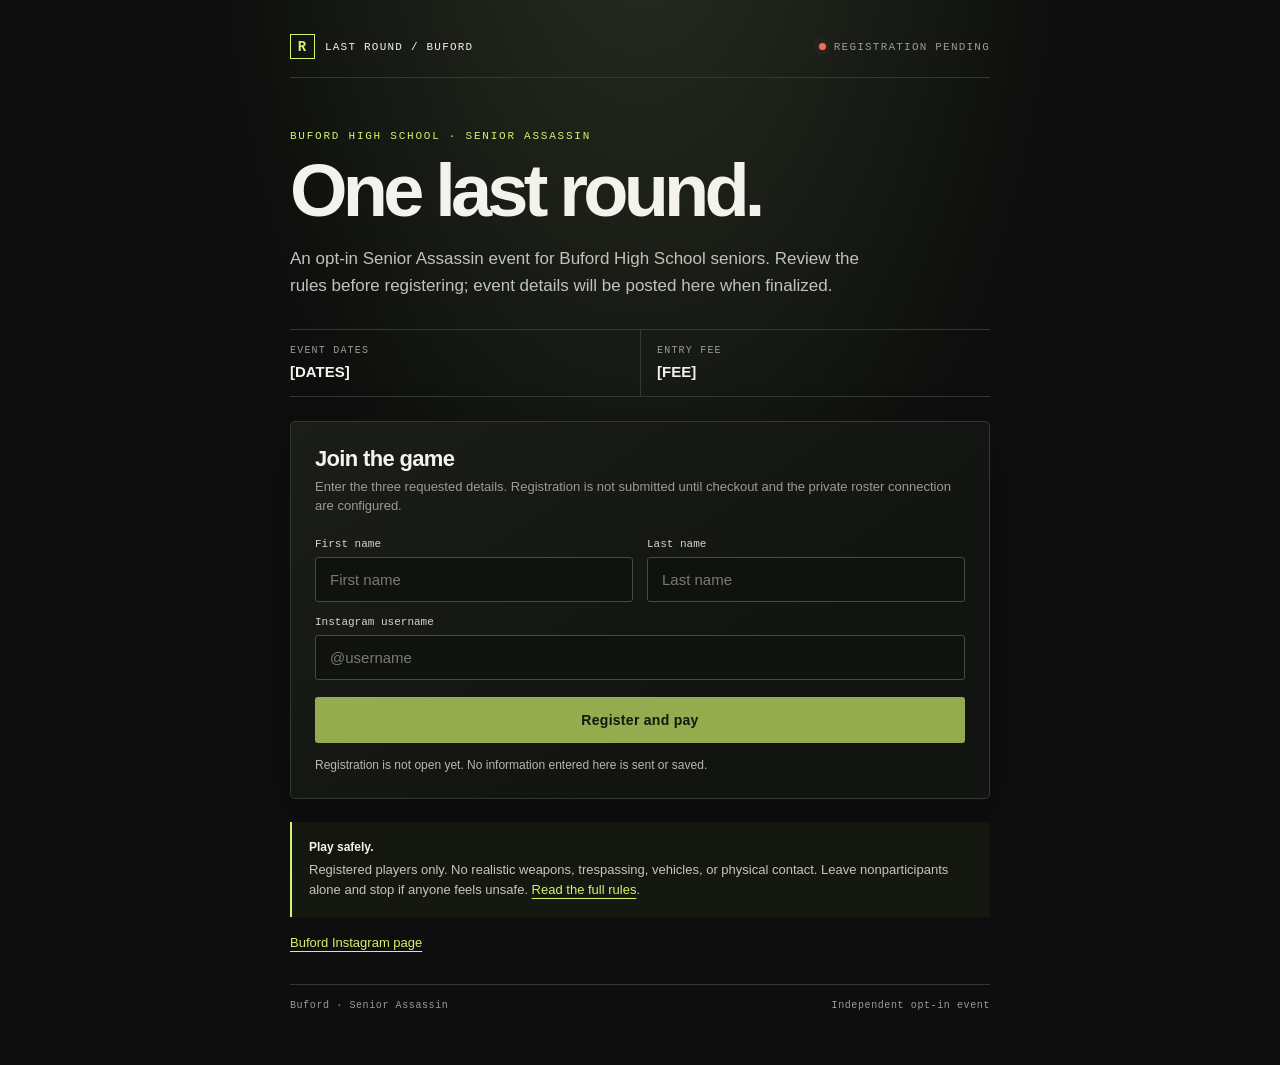
<file: buford/index.html>
<!doctype html>
<html lang="en"><head><meta charset="utf-8"><meta name="viewport" content="width=device-width,initial-scale=1"><meta name="theme-color" content="#0d0e0d"><title>Buford High School Senior Assassin</title><link rel="stylesheet" href="../assets/site.css"></head>
<body><div class="wrap"><header class="topline"><span class="brand"><span class="mark">R</span><span>LAST ROUND / BUFORD</span></span><span class="status"><i class="dot"></i> Registration pending</span></header>
<main><div class="eyebrow">Buford High School · Senior Assassin</div><h1>One last round.</h1><p class="intro">An opt-in Senior Assassin event for Buford High School seniors. Review the rules before registering; event details will be posted here when finalized.</p>
<section class="meta" aria-label="Event details"><div class="meta-item"><span class="label">Event dates</span><span class="value">[DATES]</span></div><div class="meta-item"><span class="label">Entry fee</span><span class="value">[FEE]</span></div></section>
<section class="card"><h2>Join the game</h2><p class="sub">Enter the three requested details. Registration is not submitted until checkout and the private roster connection are configured.</p>
<form data-registration-form><div class="form-grid"><div class="field"><label for="first">First name</label><input id="first" name="first_name" autocomplete="given-name" placeholder="First name" required></div><div class="field"><label for="last">Last name</label><input id="last" name="last_name" autocomplete="family-name" placeholder="Last name" required></div><div class="field full"><label for="instagram">Instagram username</label><input id="instagram" name="instagram_username" autocomplete="off" placeholder="@username" required></div></div>
<button type="submit" disabled>Register and pay</button><p class="notice" data-form-notice>Registration is not open yet. No information entered here is sent or saved.</p></form></section>
<aside class="safety"><div><strong>Play safely.</strong>Registered players only. No realistic weapons, trespassing, vehicles, or physical contact. Leave nonparticipants alone and stop if anyone feels unsafe. <a href="../rules/">Read the full rules</a>.</div></aside>
<nav class="links" aria-label="Event links"><a href="https://www.instagram.com/bufordhs.seniorassassin2027/">Buford Instagram page</a></nav>
</main><footer><span>Buford · Senior Assassin</span><span>Independent opt-in event</span></footer></div><script src="../assets/site.js" defer></script></body></html>
</file>
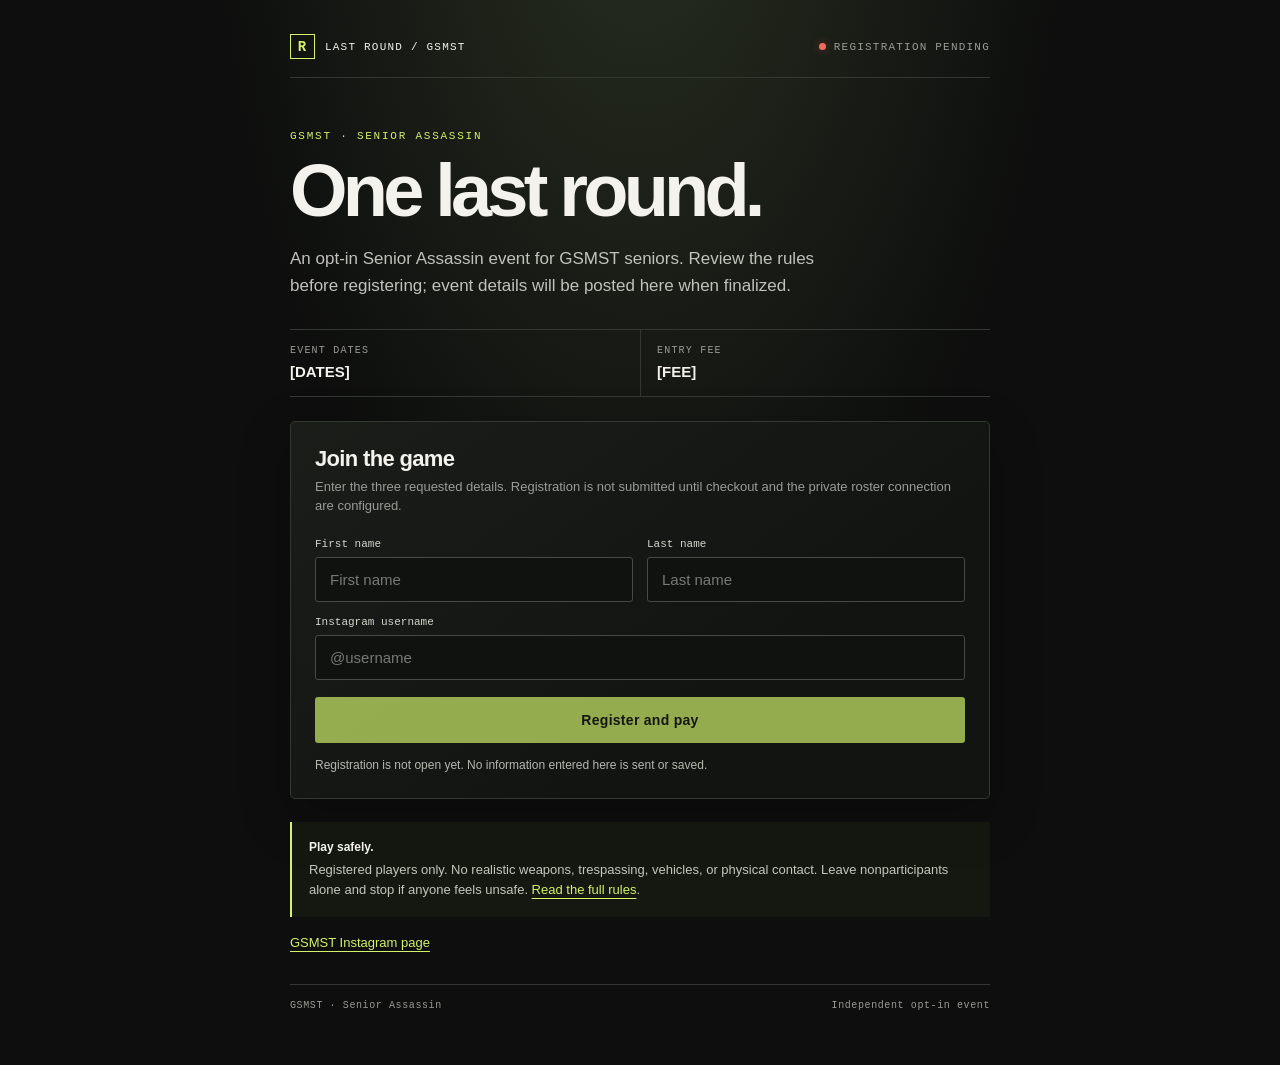
<file: gsmst/index.html>
<!doctype html>
<html lang="en"><head><meta charset="utf-8"><meta name="viewport" content="width=device-width,initial-scale=1"><meta name="theme-color" content="#0d0e0d"><title>GSMST Senior Assassin</title><link rel="stylesheet" href="../assets/site.css"></head>
<body><div class="wrap"><header class="topline"><span class="brand"><span class="mark">R</span><span>LAST ROUND / GSMST</span></span><span class="status"><i class="dot"></i> Registration pending</span></header>
<main><div class="eyebrow">GSMST · Senior Assassin</div><h1>One last round.</h1><p class="intro">An opt-in Senior Assassin event for GSMST seniors. Review the rules before registering; event details will be posted here when finalized.</p>
<section class="meta" aria-label="Event details"><div class="meta-item"><span class="label">Event dates</span><span class="value">[DATES]</span></div><div class="meta-item"><span class="label">Entry fee</span><span class="value">[FEE]</span></div></section>
<section class="card"><h2>Join the game</h2><p class="sub">Enter the three requested details. Registration is not submitted until checkout and the private roster connection are configured.</p>
<form data-registration-form><div class="form-grid"><div class="field"><label for="first">First name</label><input id="first" name="first_name" autocomplete="given-name" placeholder="First name" required></div><div class="field"><label for="last">Last name</label><input id="last" name="last_name" autocomplete="family-name" placeholder="Last name" required></div><div class="field full"><label for="instagram">Instagram username</label><input id="instagram" name="instagram_username" autocomplete="off" placeholder="@username" required></div></div>
<button type="submit" disabled>Register and pay</button><p class="notice" data-form-notice>Registration is not open yet. No information entered here is sent or saved.</p></form></section>
<aside class="safety"><div><strong>Play safely.</strong>Registered players only. No realistic weapons, trespassing, vehicles, or physical contact. Leave nonparticipants alone and stop if anyone feels unsafe. <a href="../rules/">Read the full rules</a>.</div></aside>
<nav class="links" aria-label="Event links"><a href="https://www.instagram.com/gsmst27_senior_assassin/">GSMST Instagram page</a></nav>
</main><footer><span>GSMST · Senior Assassin</span><span>Independent opt-in event</span></footer></div><script src="../assets/site.js" defer></script></body></html>
</file>
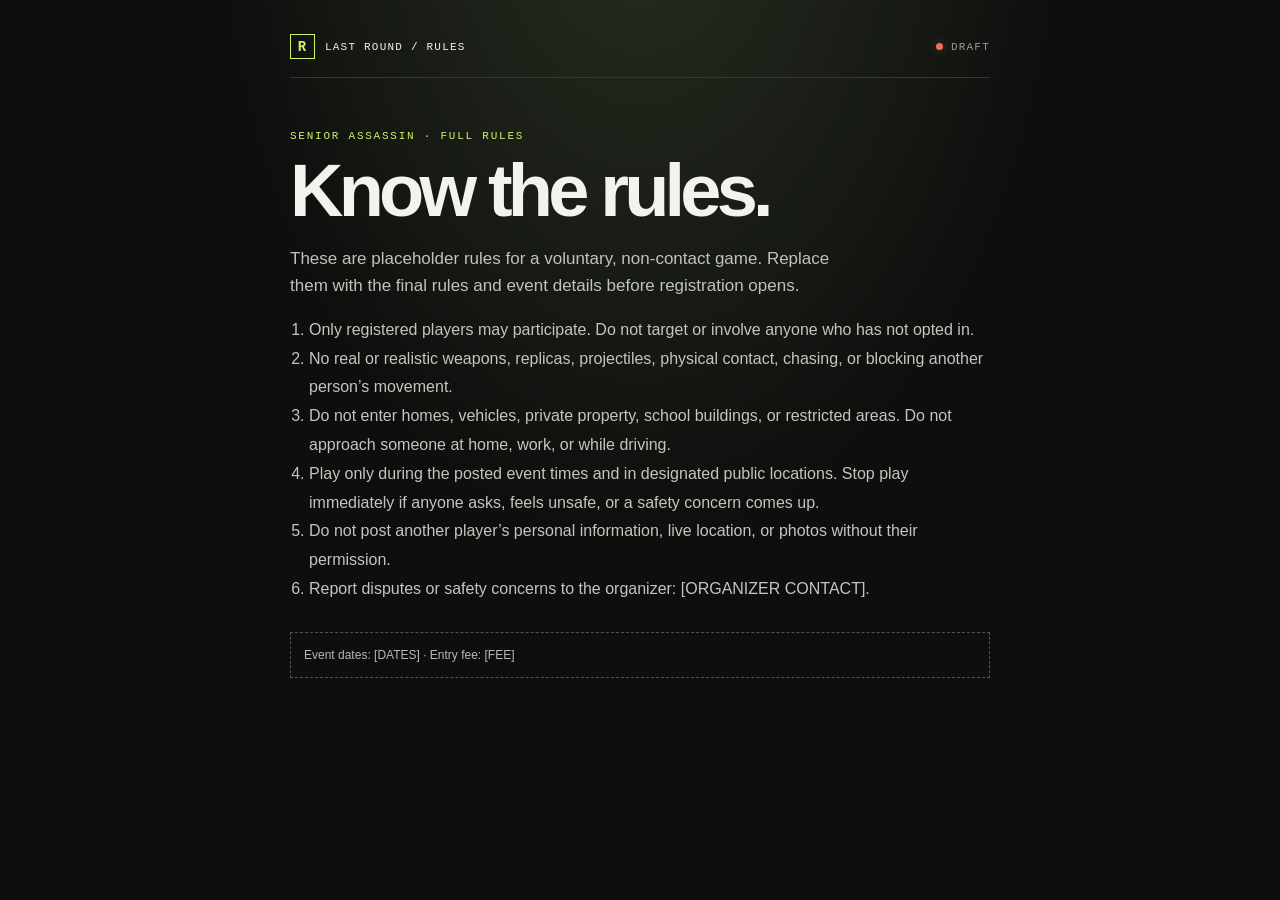
<file: rules/index.html>
<!doctype html>
<html lang="en"><head><meta charset="utf-8"><meta name="viewport" content="width=device-width,initial-scale=1"><meta name="theme-color" content="#0d0e0d"><title>Senior Assassin Rules</title><link rel="stylesheet" href="../assets/site.css"></head>
<body><div class="wrap"><header class="topline"><span class="brand"><span class="mark">R</span><span>LAST ROUND / RULES</span></span><span class="status"><i class="dot"></i> Draft</span></header><main><div class="eyebrow">Senior Assassin · Full rules</div><h1>Know the rules.</h1><p class="intro">These are placeholder rules for a voluntary, non-contact game. Replace them with the final rules and event details before registration opens.</p><ol class="rules-list"><li>Only registered players may participate. Do not target or involve anyone who has not opted in.</li><li>No real or realistic weapons, replicas, projectiles, physical contact, chasing, or blocking another person’s movement.</li><li>Do not enter homes, vehicles, private property, school buildings, or restricted areas. Do not approach someone at home, work, or while driving.</li><li>Play only during the posted event times and in designated public locations. Stop play immediately if anyone asks, feels unsafe, or a safety concern comes up.</li><li>Do not post another player’s personal information, live location, or photos without their permission.</li><li>Report disputes or safety concerns to the organizer: [ORGANIZER CONTACT].</li></ol><div class="small-note">Event dates: [DATES] · Entry fee: [FEE]</div></main></div></body></html>
</file>
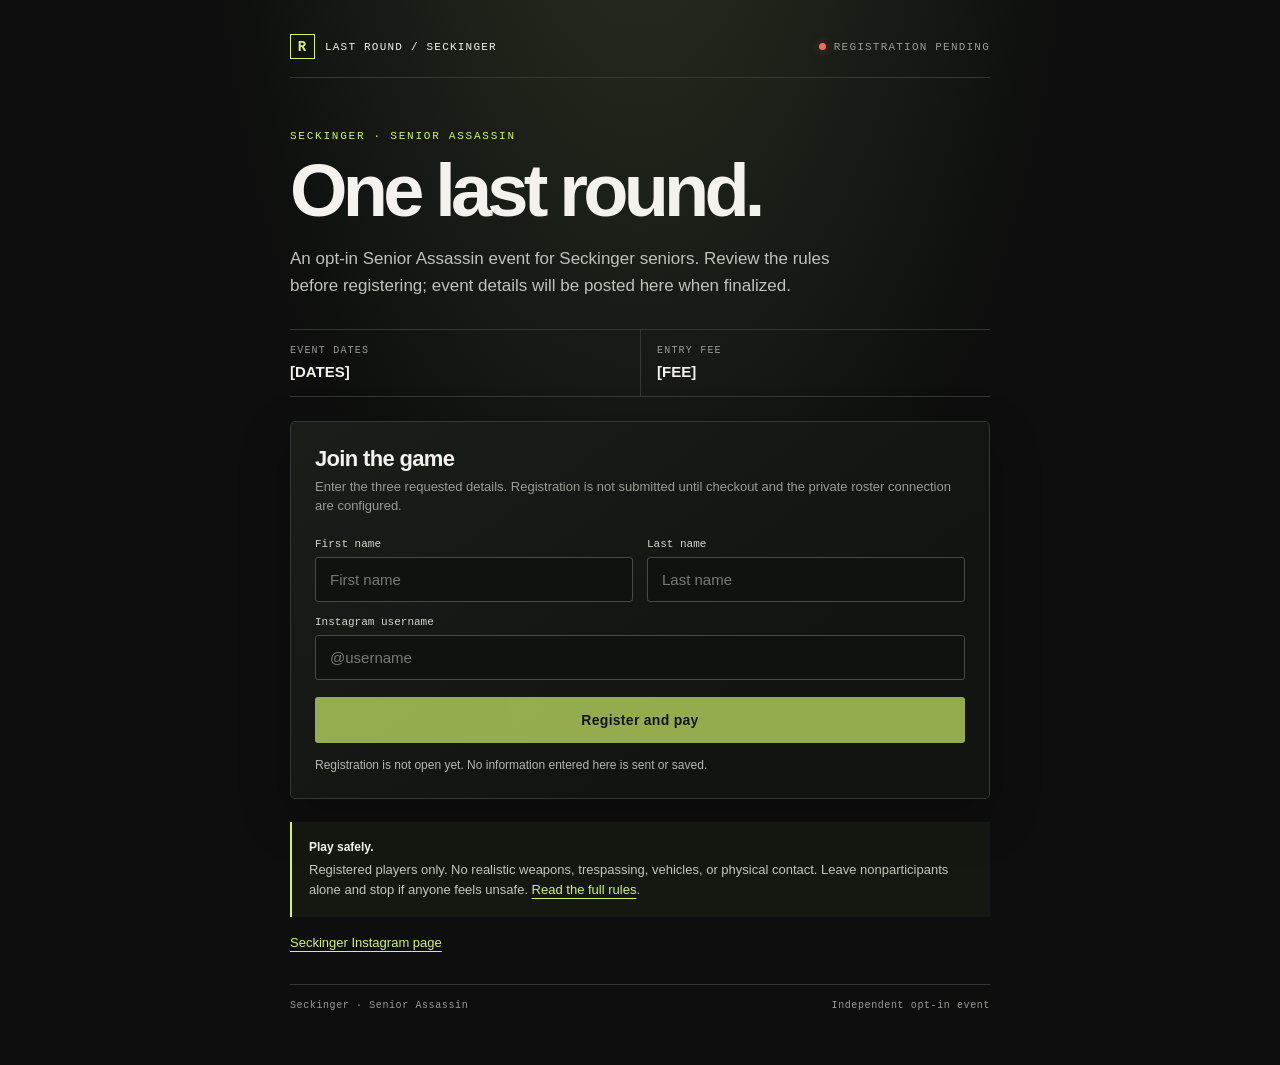
<file: seckinger/index.html>
<!doctype html>
<html lang="en"><head><meta charset="utf-8"><meta name="viewport" content="width=device-width,initial-scale=1"><meta name="theme-color" content="#0d0e0d"><title>Seckinger Senior Assassin</title><link rel="stylesheet" href="../assets/site.css"></head>
<body><div class="wrap"><header class="topline"><span class="brand"><span class="mark">R</span><span>LAST ROUND / SECKINGER</span></span><span class="status"><i class="dot"></i> Registration pending</span></header>
<main><div class="eyebrow">Seckinger · Senior Assassin</div><h1>One last round.</h1><p class="intro">An opt-in Senior Assassin event for Seckinger seniors. Review the rules before registering; event details will be posted here when finalized.</p>
<section class="meta" aria-label="Event details"><div class="meta-item"><span class="label">Event dates</span><span class="value">[DATES]</span></div><div class="meta-item"><span class="label">Entry fee</span><span class="value">[FEE]</span></div></section>
<section class="card"><h2>Join the game</h2><p class="sub">Enter the three requested details. Registration is not submitted until checkout and the private roster connection are configured.</p>
<form data-registration-form><div class="form-grid"><div class="field"><label for="first">First name</label><input id="first" name="first_name" autocomplete="given-name" placeholder="First name" required></div><div class="field"><label for="last">Last name</label><input id="last" name="last_name" autocomplete="family-name" placeholder="Last name" required></div><div class="field full"><label for="instagram">Instagram username</label><input id="instagram" name="instagram_username" autocomplete="off" placeholder="@username" required></div></div>
<button type="submit" disabled>Register and pay</button><p class="notice" data-form-notice>Registration is not open yet. No information entered here is sent or saved.</p></form></section>
<aside class="safety"><div><strong>Play safely.</strong>Registered players only. No realistic weapons, trespassing, vehicles, or physical contact. Leave nonparticipants alone and stop if anyone feels unsafe. <a href="../rules/">Read the full rules</a>.</div></aside>
<nav class="links" aria-label="Event links"><a href="https://www.instagram.com/skg.seniorassassin/">Seckinger Instagram page</a></nav>
</main><footer><span>Seckinger · Senior Assassin</span><span>Independent opt-in event</span></footer></div><script src="../assets/site.js" defer></script></body></html>
</file>
<file: assets/site.css>
:root{color-scheme:dark;--ink:#f3f2ec;--muted:#9b9b96;--bg:#0d0e0d;--panel:#161816;--line:#343833;--lime:#d2f36b;--red:#f26c5b;font-family:Arial,Helvetica,sans-serif}
*{box-sizing:border-box}
body{margin:0;min-height:100vh;background:radial-gradient(ellipse at 50% -18%,#293022 0,transparent 48%),var(--bg);color:var(--ink)}
a{color:var(--lime);text-underline-offset:4px}
.wrap{max-width:740px;margin:0 auto;padding:26px 20px 54px}
.topline{display:flex;align-items:center;justify-content:space-between;border-bottom:1px solid var(--line);padding:8px 0 18px;color:var(--muted);font-family:'Courier New',monospace;font-size:11px;letter-spacing:.11em;text-transform:uppercase}
.brand{display:flex;gap:10px;align-items:center;color:var(--ink)}
.mark{display:grid;place-items:center;width:25px;height:25px;border:1px solid var(--lime);color:var(--lime);font-size:14px;font-weight:700}
.status{display:flex;align-items:center;gap:8px}
.dot{width:7px;height:7px;border-radius:50%;background:var(--red);box-shadow:0 0 10px #f26c5b66}
main{padding:52px 0 0}
.eyebrow{color:var(--lime);font-family:'Courier New',monospace;font-size:11px;letter-spacing:.16em;text-transform:uppercase}
h1{max-width:610px;margin:13px 0 12px;font-size:clamp(40px,9vw,74px);line-height:.98;letter-spacing:-.065em}
.intro{max-width:570px;color:#c1c2bb;font-size:17px;line-height:1.6}
.meta{display:grid;grid-template-columns:1fr 1fr;margin:30px 0 24px;border-top:1px solid var(--line);border-bottom:1px solid var(--line)}
.meta-item{padding:15px 16px 15px 0}.meta-item+ .meta-item{border-left:1px solid var(--line);padding-left:16px}
.label{display:block;margin-bottom:7px;color:var(--muted);font-family:'Courier New',monospace;font-size:10px;letter-spacing:.12em;text-transform:uppercase}
.value{font-size:15px;font-weight:600}
.card{padding:24px;border:1px solid var(--line);border-radius:5px;background:linear-gradient(145deg,#1a1d18,#121412 68%);box-shadow:0 18px 50px #0004}
.card h2{margin:0 0 5px;font-size:22px;letter-spacing:-.03em}
.sub{margin:0 0 22px;color:var(--muted);font-size:13px;line-height:1.5}
.form-grid{display:grid;grid-template-columns:1fr 1fr;gap:14px}
.field{display:flex;flex-direction:column;gap:7px}.field.full{grid-column:1/-1}
label{font-family:'Courier New',monospace;font-size:11px;color:#d4d5cc}
input{width:100%;padding:13px 14px;border:1px solid #464b43;border-radius:3px;background:#101210;color:var(--ink);font:inherit;font-size:15px;outline:none}
input:focus{border-color:var(--lime);box-shadow:0 0 0 2px #d2f36b20}
input::placeholder{color:#777a72}
button{width:100%;margin-top:17px;padding:15px 18px;border:0;border-radius:3px;background:var(--lime);color:#15180f;font:700 14px Arial,Helvetica,sans-serif;letter-spacing:.02em;cursor:not-allowed;opacity:.68}
.notice{margin:13px 0 0;color:#b6b7ae;font-size:12px;line-height:1.55}
.safety{display:flex;gap:12px;margin:23px 0 0;padding:16px 17px;border-left:2px solid var(--lime);background:#d2f36b0b;color:#c4c6bc;font-size:13px;line-height:1.6}
.safety strong{display:block;margin-bottom:2px;color:var(--ink);font-size:12px}
.links{display:flex;flex-wrap:wrap;gap:18px;margin-top:18px;font-size:13px}
footer{display:flex;justify-content:space-between;gap:14px;margin-top:34px;padding-top:15px;border-top:1px solid var(--line);color:var(--muted);font-family:'Courier New',monospace;font-size:10px;letter-spacing:.06em}
.rules-list{padding-left:19px;color:#c4c6bc;line-height:1.8}
.small-note{margin-top:28px;padding:13px;border:1px dashed #51564b;color:#b8b9b0;font-size:12px;line-height:1.55}
@media(max-width:560px){.wrap{padding:18px 16px 36px}main{padding-top:38px}.card{padding:18px}.form-grid{grid-template-columns:1fr}.field.full{grid-column:auto}.topline{font-size:9px}.meta-item{padding-right:10px}.meta-item+.meta-item{padding-left:10px}footer{flex-direction:column}}
</file>
